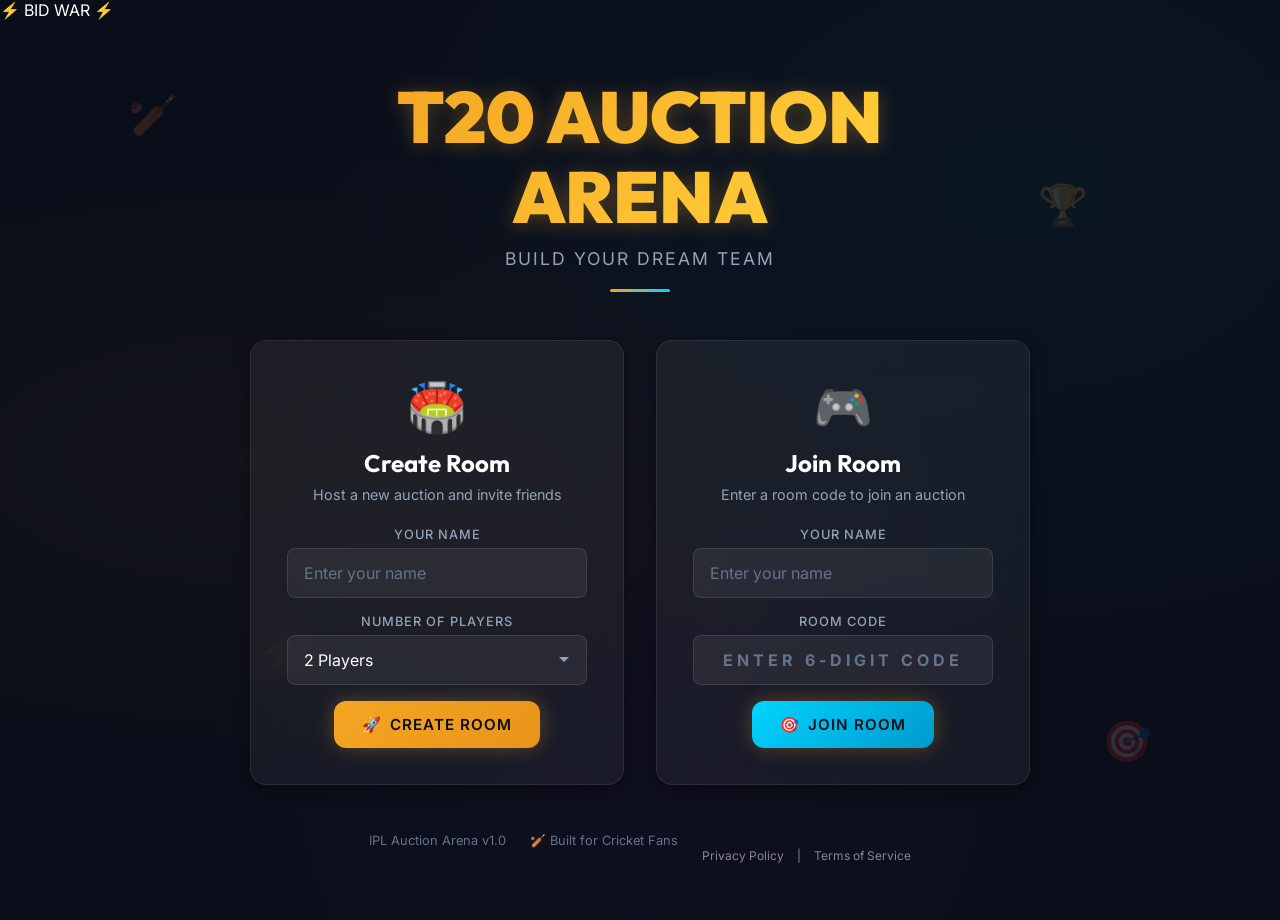
<file: static/index.html>
<!DOCTYPE html>
<html lang="en">
<head>
  <meta name="monetag" content="069ddfd8f34ad215d42e60758c6a1845">
  <meta charset="UTF-8" />
  <meta name="viewport" content="width=device-width, initial-scale=1.0" />
  <meta name="description" content="IPL Auction Arena — Build your dream cricket team with friends in real-time multiplayer auctions." />
  <title>IPL Auction Arena 🏏</title>
  <link rel="icon" href="data:image/svg+xml,<svg xmlns='http://www.w3.org/2000/svg' viewBox='0 0 100 100'><text y='.9em' font-size='90'>🏏</text></svg>" />
  <link rel="preconnect" href="https://fonts.googleapis.com" />
  <link rel="preconnect" href="https://fonts.gstatic.com" crossorigin />
  <link href="https://fonts.googleapis.com/css2?family=Inter:wght@300;400;500;600;700;800;900&family=Outfit:wght@400;600;700;800;900&display=swap" rel="stylesheet" />
  <link rel="stylesheet" href="css/styles.css" />
  <!-- Google AdSense -->
  <script async src="https://pagead2.googlesyndication.com/pagead/js/adsbygoogle.js?client=ca-pub-2266052317422662" crossorigin="anonymous"></script>

</head>
<body>
  <div class="bid-war-overlay"></div>
  <div class="bid-war-text">⚡ BID WAR ⚡</div>
  <!-- Toast Notifications -->
  <div id="toast-container"></div>

  <!-- ===== SCREEN 1: HOME ===== -->
  <div id="home-screen" class="screen active">
    <div class="home-bg-effects">
      <div class="floating-ball ball-1">🏏</div>
      <div class="floating-ball ball-2">🏆</div>
      <div class="floating-ball ball-3">⚡</div>
      <div class="floating-ball ball-4">🎯</div>
    </div>

    <div class="home-container">
      <div class="home-header">
        <h1 class="title-gradient">T20 AUCTION<br />ARENA</h1>
        <p class="subtitle">Build Your Dream Team</p>
        <div class="title-divider"></div>
      </div>

      <div class="home-cards">
        <!-- Create Room Card -->
        <div class="glass-card home-card">
          <div class="card-icon">🏟️</div>
          <h2>Create Room</h2>
          <p class="card-desc">Host a new auction and invite friends</p>
          <div class="form-group">
            <label for="host-name">Your Name</label>
            <input type="text" id="host-name" placeholder="Enter your name" maxlength="20" autocomplete="off" />
          </div>
          <div class="form-group">
            <label for="max-players">Number of Players</label>
            <select id="max-players">
              <option value="2">2 Players</option>
              <option value="3">3 Players</option>
              <option value="4">4 Players</option>
              <option value="5">5 Players</option>
              <option value="6">6 Players</option>
              <option value="7">7 Players</option>
              <option value="8">8 Players</option>
              <option value="9">9 Players</option>
              <option value="10">10 Players</option>
              <option value="11">11 Players</option>
              <option value="12">12 Players</option>
              <option value="13">13 Players</option>
              <option value="14">14 Players</option>
              <option value="15">15 Players</option>
              <option value="16">16 Players</option>
              <option value="17">17 Players</option>
              <option value="18">18 Players</option>
              <option value="19">19 Players</option>
              <option value="20">20 Players</option>

            </select>
          </div>
          <button id="btn-create-room" class="btn btn-primary btn-glow">
            <span>🚀</span> CREATE ROOM
          </button>
        </div>

        <!-- Join Room Card -->
        <div class="glass-card home-card">
          <div class="card-icon">🎮</div>
          <h2>Join Room</h2>
          <p class="card-desc">Enter a room code to join an auction</p>
          <div class="form-group">
            <label for="join-name">Your Name</label>
            <input type="text" id="join-name" placeholder="Enter your name" maxlength="20" autocomplete="off" />
          </div>
          <div class="form-group">
            <label for="room-code">Room Code</label>
            <input type="text" id="room-code" placeholder="Enter 6-digit code" maxlength="6" autocomplete="off" style="text-transform:uppercase; letter-spacing:4px; text-align:center; font-weight:700;" />
          </div>
          <button id="btn-join-room" class="btn btn-secondary btn-glow">
            <span>🎯</span> JOIN ROOM
          </button>
        </div>
      </div>

      <div class="home-footer">
        <span>IPL Auction Arena v1.0</span>
        <span>🏏 Built for Cricket Fans</span>
        <div style="margin-top: 15px; font-size: 0.75rem; color: rgba(255,255,255,0.5);">
          <a href="/privacy.html" style="color: inherit; text-decoration: none; margin-right: 10px;">Privacy Policy</a> |
          <a href="/terms.html" style="color: inherit; text-decoration: none; margin-left: 10px;">Terms of Service</a>
        </div>

      </div>
    </div>
  </div>

  <!-- ===== SCREEN 2: LOBBY ===== -->
  <div id="lobby-screen" class="screen hidden">
    <div class="lobby-container">
      <div class="lobby-header">
        <h1 class="title-gradient-sm">AUCTION LOBBY</h1>
        <p class="subtitle">Share the code below with your friends!</p>
      </div>

      <div class="room-code-display glass-card" id="lobby-room-code" title="Click to copy">
        <span class="room-code-label">ROOM CODE</span>
        <span class="room-code-value" id="display-code">------</span>
        <span class="copy-hint">📋 Click to copy</span>
      </div>

      <div class="game-rules-card glass-card" style="margin: 1.5rem 0; padding: 1.2rem; text-align: left; background: rgba(30, 41, 59, 0.7); border-left: 4px solid var(--primary-gold);">
        <h3 style="margin-top: 0; margin-bottom: 0.8rem; color: var(--primary-gold); font-size: 1rem; text-transform: uppercase; letter-spacing: 1px;">🏆 How to Win</h3>
        <ul style="padding-left: 1.2rem; margin-bottom: 0; font-size: 0.85rem; color: #cbd5e1; line-height: 1.5;">
          <li style="margin-bottom: 0.4rem;"><strong>Perfect 15:</strong> Exactly 5 Batsmen, 3 All-Rounders, 5 Bowlers, and 2 Wicket Keepers (Max 6 Overseas).</li>
          <li style="margin-bottom: 0.4rem;"><strong>Budget:</strong> You have 120 CR. Once you run out, you cannot bid!</li>
          <li style="margin-bottom: 0.4rem;"><strong>Stats Target:</strong> Maintain an Average Strike Rate <strong>>= 137.0</strong> and Economy <strong><= 7.70</strong> or face a huge penalty!</li>
          <li><strong>Victory Condition:</strong> The AI scores your team out of 10. To win, draft players with the <strong>most total runs</strong> and <strong>most total wickets</strong>!</li>
          <li style="margin-top: 0.4rem;"><strong>🕵️ Secret Mission:</strong> Draft your assigned Secret Target to avoid a penalty! If you FAIL to draft them, you lose <strong>-0.5</strong> points from your final score!</li>

        </ul>
      </div>

      <div class="lobby-players-section">
        <h3>Players in Room</h3>
        <div id="lobby-players" class="lobby-players-list">
          <!-- Populated by JS -->
        </div>
      </div>

      <div class="lobby-actions">
        <button id="btn-start-auction" class="btn btn-primary btn-glow btn-large hidden" disabled>
          ⚡ START AUCTION
        </button>
        <button id="btn-leave-room" class="btn btn-danger">
          🚪 Leave Room
        </button>
      </div>

      <div class="waiting-indicator">
        <div class="dot-pulse">
          <span></span><span></span><span></span>
        </div>
        <p>Waiting for players to join...</p>
      </div>
    </div>
  </div>

  <!-- ===== SCREEN 3: AUCTION ===== -->
  <div id="auction-screen" class="screen hidden">
    <!-- Top Bar -->
    <div class="auction-topbar">
      <div class="topbar-left">
        <span class="topbar-room-code" id="auction-room-code">------</span>
        <span class="topbar-player-index" id="player-index">Player 0/0</span>
      </div>

      <div class="topbar-progress">
        <div class="progress-bar">
          <div class="progress-fill" id="auction-progress"></div>
        </div>
      </div>
      <div class="topbar-right" style="margin-left: 20px;">
        <button id="btn-destroy-game" onclick="handleDestroyRoom()" class="btn btn-danger hidden" style="font-size: 0.8rem; padding: 0.4rem 0.8rem; background: var(--danger-red);">EXIT</button>
      </div>
    </div>

    <div class="auction-main">
      <!-- Center Stage -->
      <div class="auction-center">
        <!-- Player Card -->
        <div class="player-card glass-card">
          <div class="player-card-header">
            <span class="role-badge" id="player-role-badge">Batsman</span>
            <span class="nat-flag" id="player-nat-flag">🇮🇳</span>
          </div>
          <h2 class="player-card-name" id="player-name">Waiting...</h2>
          <span class="player-card-team" id="player-team">---</span>

          <!-- Stats Grid -->
          <div class="stats-grid">
            <div class="stat-item">
              <span class="stat-label">MAT</span>
              <span class="stat-value" id="stat-mat">-</span>
            </div>
            <div class="stat-item">
              <span class="stat-label">RUNS</span>
              <span class="stat-value" id="stat-runs">-</span>
            </div>
            <div class="stat-item">
              <span class="stat-label">WKTS</span>
              <span class="stat-value" id="stat-wkts">-</span>
            </div>
            <div class="stat-item">
              <span class="stat-label">SR</span>
              <span class="stat-value" id="stat-sr">-</span>
            </div>
            <div class="stat-item">
              <span class="stat-label">AVG</span>
              <span class="stat-value" id="stat-avg">-</span>
            </div>
            <div class="stat-item">
              <span class="stat-label">ECO</span>
              <span class="stat-value" id="stat-eco">-</span>
            </div>
          </div>

          <!-- Base Price -->
          <div class="base-price-row">
            <span class="bp-label">Base Price</span>
            <span class="bp-value" id="player-base-price">₹0.50 CR</span>
          </div>
          
          <!-- Timer Display -->
          <div id="bidding-timer-container" style="text-align: center; font-size: 2rem; font-weight: bold; color: #ffeb3b; margin: 10px 0; text-shadow: 0 0 10px rgba(255, 235, 59, 0.5);">
            ⏱ <span id="bidding-timer">15</span>s
          </div>

          <div class="current-bid-info">
            <div class="bid-label">Current Bid</div>
            <div class="bid-amount" id="current-bid-amount">₹0.5 CR</div>
            <div class="bidder-name" id="current-bidder-name">Waiting for bids...</div>
          </div>
        </div>

        <!-- Bid Controls -->
        <div class="bid-controls">
          <div class="quick-bids">
            <button class="btn btn-quick-bid" data-amount="0.25">+₹0.25</button>
            <button class="btn btn-quick-bid" data-amount="0.5">+₹0.50</button>
            <button class="btn btn-quick-bid" data-amount="1">+₹1.00</button>
            <button class="btn btn-quick-bid" data-amount="2">+₹2.00</button>
            <button class="btn btn-quick-bid" data-amount="5">+₹5.00</button>
          </div>
          <div class="bid-actions">
            <input type="number" id="custom-bid-input" class="custom-bid-input" placeholder="Custom bid (CR)" step="0.25" min="0.25" />
            <button id="btn-place-bid" class="btn btn-primary btn-glow btn-bid">
              🔨 PLACE BID
            </button>
          </div>
          <div class="host-controls" id="host-controls" style="display: none; margin-top: 1rem; display: flex; flex-wrap: wrap; gap: 0.5rem; width: 100%;">
            <button id="btn-skip-bid" class="btn btn-secondary" style="flex: 1;">SKIP ⏭</button>
            <button id="btn-sell-player" class="btn btn-primary" style="flex: 1; background: var(--success-green); color: white;">SELL 🔨</button>
            <div style="flex-basis: 100%; display: flex; gap: 0.5rem; margin-top: 0.5rem;">
              <input type="text" id="host-search-player" placeholder="Search next player..." style="flex: 2; padding: 0.5rem; border-radius: 4px; border: 1px solid rgba(255,255,255,0.2); background: rgba(0,0,0,0.5); color: white;" />
              <button id="btn-jump-player" class="btn btn-secondary" style="flex: 1; font-size: 0.8rem;">JUMP ⚡</button>
            </div>


          </div>
        </div>

        <!-- Sold / Unsold Overlays -->
        <div id="sold-overlay" class="overlay-sold hidden">
          <div class="overlay-content">
            <div class="sold-stamp">SOLD! 🔨</div>
            <div class="sold-details">
              <span>To: <strong id="sold-to">---</strong></span>
              <span>For: <strong id="sold-price">₹0 CR</strong></span>
            </div>
          </div>
        </div>
        <div id="unsold-overlay" class="overlay-unsold hidden">
          <div class="overlay-content">
            <div class="unsold-stamp">UNSOLD ❌</div>
          </div>
        </div>
      </div>

      <!-- Side Panel -->
      <div class="auction-sidebar">
        <div class="sidebar-section glass-card">
          <h3>💰 Your Budget</h3>
          <div class="budget-display" id="my-budget-amount">₹120.00 CR</div>
          <div class="team-stats-row">
            <span>Slots: <strong><span id="slots-filled">0</span>/15</strong></span>
            <span>Overseas: <strong><span id="overseas-filled">0</span>/6</strong></span>
          </div>
          <div class="team-stats-row" style="margin-top: 5px;">
            <span>Avg SR: <strong><span id="team-sr-display">0.0</span></strong></span>
            <span>Avg Econ: <strong><span id="team-econ-display">0.0</span></strong></span>
          </div>
          <div id="secret-mission-card" style="margin-top: 15px; padding: 10px; background: rgba(0, 212, 255, 0.1); border-left: 3px solid #00d4ff; border-radius: 4px; display: none;">
            <div style="font-size: 0.75rem; color: #00d4ff; font-weight: bold; text-transform: uppercase;">Your Franchise</div>
            <div id="my-franchise-name" style="font-size: 1rem; font-weight: bold; margin-bottom: 8px; color: white;">CSK</div>
            <div style="font-size: 0.75rem; color: #ffab40; font-weight: bold; text-transform: uppercase;">🎯 Secret Target</div>
            <div id="my-secret-captain" style="font-size: 0.9rem; font-weight: bold; color: white;">MS Dhoni</div>
          </div>
        </div>

        <div class="sidebar-section glass-card roster-section">
          <h3>📋 Your Team</h3>
          <div id="my-roster" class="roster-list">
            <div class="empty-roster-msg">No players bought yet.</div>
          </div>
        </div>

        <div class="sidebar-section glass-card">
          <h3>👥 All Budgets</h3>
          <div id="all-budgets-list" class="all-budgets">
            <!-- Populated by JS -->
          </div>
        </div>

        <div class="sidebar-section glass-card">
          <h3>📜 Activity Log</h3>
          <div id="activity-log" class="activity-log">
            <!-- Populated by JS -->
          </div>
        </div>
      </div>

    <!-- ADSSENSE SEO CONTENT WRAPPER -->
    <div class="seo-content-wrapper">
      
      <div style="text-align: center; margin-bottom: 30px;">
        <a href="/guide.html" style="display: inline-block; padding: 10px 20px; background: rgba(56, 189, 248, 0.2); color: #38bdf8; text-decoration: none; border-radius: 8px; font-weight: bold; margin: 0 10px; border: 1px solid #38bdf8;">📖 Read Strategy Guide</a>
        <a href="/stats.html" style="display: inline-block; padding: 10px 20px; background: rgba(250, 204, 21, 0.2); color: #facc15; text-decoration: none; border-radius: 8px; font-weight: bold; margin: 0 10px; border: 1px solid #facc15;">📊 View AI Analytics</a>
      </div>

      <h2>Welcome to the Ultimate T20 Cricket Auction Simulator</h2>
      <p>Are you ready to experience the thrill of building your own professional T20 franchise from scratch? The <strong>T20 Cricket Auction Simulator</strong> is a real-time, multiplayer bidding game that puts you in the shoes of a billionaire franchise owner. Compete against your friends, manage a strict budget, and outsmart your rivals in the most realistic cricket auction experience on the web.</p>
      
      <p>Unlike traditional fantasy cricket, this simulator requires real-time strategy. You must balance your squad's raw batting firepower, economic bowling spells, and overseas player limits while battling through intense bidding wars. Every player has a dynamic base price, and the final hammer price is determined purely by supply, demand, and room psychology.</p>

      <h2>How to Play and Win</h2>
      <p>Building a champion team is not just about buying the most expensive superstars. To achieve a perfect AI rating of 10.0, you must adhere to strict team composition rules and performance metrics:</p>
      <ul>
        <li><strong>Perfect 15-Man Squad:</strong> You must carefully draft exactly 5 Batsmen, 3 All-Rounders, 5 Bowlers, and 2 Wicket Keepers. Failure to meet these exact structural requirements will result in massive point deductions.</li>
        <li><strong>Overseas Limit:</strong> A maximum of 6 overseas players are allowed. Drafting a 7th overseas player will trigger an instant mathematical penalty on your final score.</li>
        <li><strong>Aggressive Strike Rates:</strong> T20 cricket is fast-paced. Your team's combined average Strike Rate must remain <strong>above 137.0</strong>. If your drafted batsmen are too slow, your overall score will be severely punished.</li>
        <li><strong>Economical Bowling:</strong> Your bowling attack must be tight. The combined average Economy Rate of your bowlers must stay <strong>below 7.70</strong>.</li>
      </ul>

      <h2>Advanced Bidding Strategies</h2>
      <p>Because you only have a limited budget of ₹120.00 CR, you cannot afford every superstar. Here are some advanced tactics used by the best auction strategists:</p>
      <h3>1. The Base Price Snipe</h3>
      <p>Patience is key. While your opponents waste millions on high-profile names early in the draft, you can wait for hidden gems. Buying underrated domestic talent at their exact base price (0.5 CR) allows you to save your budget for critical bidding wars later in the game.</p>
      
      <h3>2. The Bidding War Trap</h3>
      <p>Sometimes, the best strategy is to purposefully bid on a player you don't even want. By artificially inflating a player's price, you force your rivals to drain their bank accounts. Just be careful not to hold the final bid when the timer hits zero, or you'll be stuck paying for them!</p>

      <h3>3. Managing the Panic Timer</h3>
      <p>Our game features a high-stress countdown system. When the clock drops below 5 seconds, the screen will flash and a heartbeat monitor will play. Do not let the pressure force you into a bad purchase. Stick to your cheat sheet and let others panic.</p>

      <h2>Why Play the T20 Auction Simulator?</h2>
      <p>Whether you are a die-hard cricket analyst or just looking for a fun multiplayer game to play with friends on Discord, this simulator offers endless replayability. The AI Predictor at the end of the match mathematically breaks down every team's roster, completely eliminating arguments about who drafted the best squad. The numbers don't lie!</p>

      <div class="seo-footer">
        <a href="/privacy.html">Privacy Policy</a> | 
        <a href="/terms.html">Terms of Service</a> | 
        <a href="/contact.html">Contact Us</a> | 
        <a href="/about.html">About Us</a>
        <br><br>
        <p>&copy; 2026 T20 Auction Simulator. Not affiliated with any official cricket boards.</p>
      </div>
    </div>

    </div>
  </div>

  <!-- ===== SCREEN 4: RESULTS ===== -->
  <div id="results-screen" class="screen hidden">
    <div class="confetti-container" id="confetti-container"></div>
    <div class="results-container">
      <h1 class="title-gradient results-title">🏆 AUCTION COMPLETE!</h1>
      <p class="results-subtitle">Here are the final standings</p>

      <div id="podium-container" class="podium-container">
        <!-- Populated by JS -->
      </div>

      <div class="results-actions">
        <button id="btn-play-again" class="btn btn-primary btn-glow btn-large">
          🔄 PLAY AGAIN
        </button>
        <button id="btn-share-results" class="btn btn-secondary">
          📤 SHARE RESULTS
        </button>
      </div>
    </div>
  </div>

  <script src="js/app.js?v=23"></script>

  <!-- Monetag Ad Zone -->
  <script>(function(s){s.dataset.zone='11755018',s.src='https://nap5k.com/tag.min.js'})([document.documentElement, document.body].filter(Boolean).pop().appendChild(document.createElement('script')))</script>

</body>
</html>
</file>
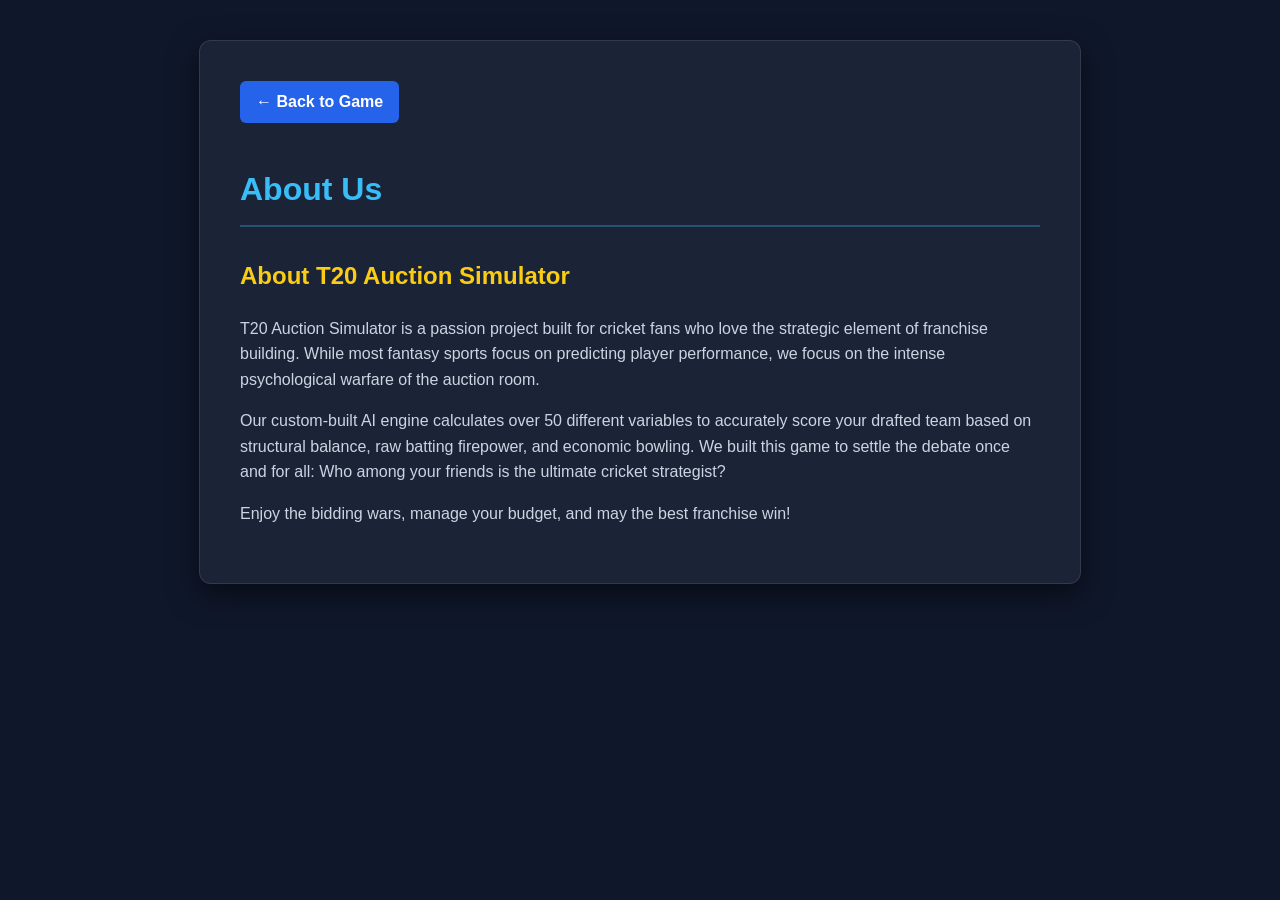
<file: static/about.html>
<!DOCTYPE html>
<html lang="en">
<head>
  <meta name="monetag" content="069ddfd8f34ad215d42e60758c6a1845">
    <meta charset="UTF-8">
    <meta name="viewport" content="width=device-width, initial-scale=1.0">
    <title>About Us - T20 Auction Simulator</title>
    <style>
        body {
            background-color: #0f172a;
            color: #cbd5e1;
            font-family: -apple-system, BlinkMacSystemFont, "Segoe UI", Roboto, Helvetica, Arial, sans-serif;
            line-height: 1.6;
            margin: 0;
            padding: 40px 20px;
        }
        .container {
            max-width: 800px;
            margin: 0 auto;
            background: rgba(30, 41, 59, 0.8);
            padding: 40px;
            border-radius: 12px;
            box-shadow: 0 10px 30px rgba(0,0,0,0.5);
            border: 1px solid rgba(255, 255, 255, 0.1);
        }
        h1 {
            color: #38bdf8;
            border-bottom: 2px solid rgba(56, 189, 248, 0.3);
            padding-bottom: 10px;
        }
        h2 {
            color: #facc15;
            margin-top: 30px;
        }
        a {
            color: #38bdf8;
            text-decoration: none;
        }
        a:hover {
            text-decoration: underline;
        }
        .back-btn {
            display: inline-block;
            margin-bottom: 20px;
            padding: 8px 16px;
            background: #2563eb;
            color: white;
            border-radius: 6px;
            font-weight: bold;
        }
        .back-btn:hover { background: #1d4ed8; text-decoration: none; }
    </style>
</head>
<body>
    <div class="container">
        <a href="/" class="back-btn">← Back to Game</a>
        <h1>About Us</h1>
        <div class="content">
            
<h2>About T20 Auction Simulator</h2>
<p>T20 Auction Simulator is a passion project built for cricket fans who love the strategic element of franchise building. While most fantasy sports focus on predicting player performance, we focus on the intense psychological warfare of the auction room.</p>
<p>Our custom-built AI engine calculates over 50 different variables to accurately score your drafted team based on structural balance, raw batting firepower, and economic bowling. We built this game to settle the debate once and for all: Who among your friends is the ultimate cricket strategist?</p>
<p>Enjoy the bidding wars, manage your budget, and may the best franchise win!</p>

        </div>
    </div>
</body>
</html>
</file>
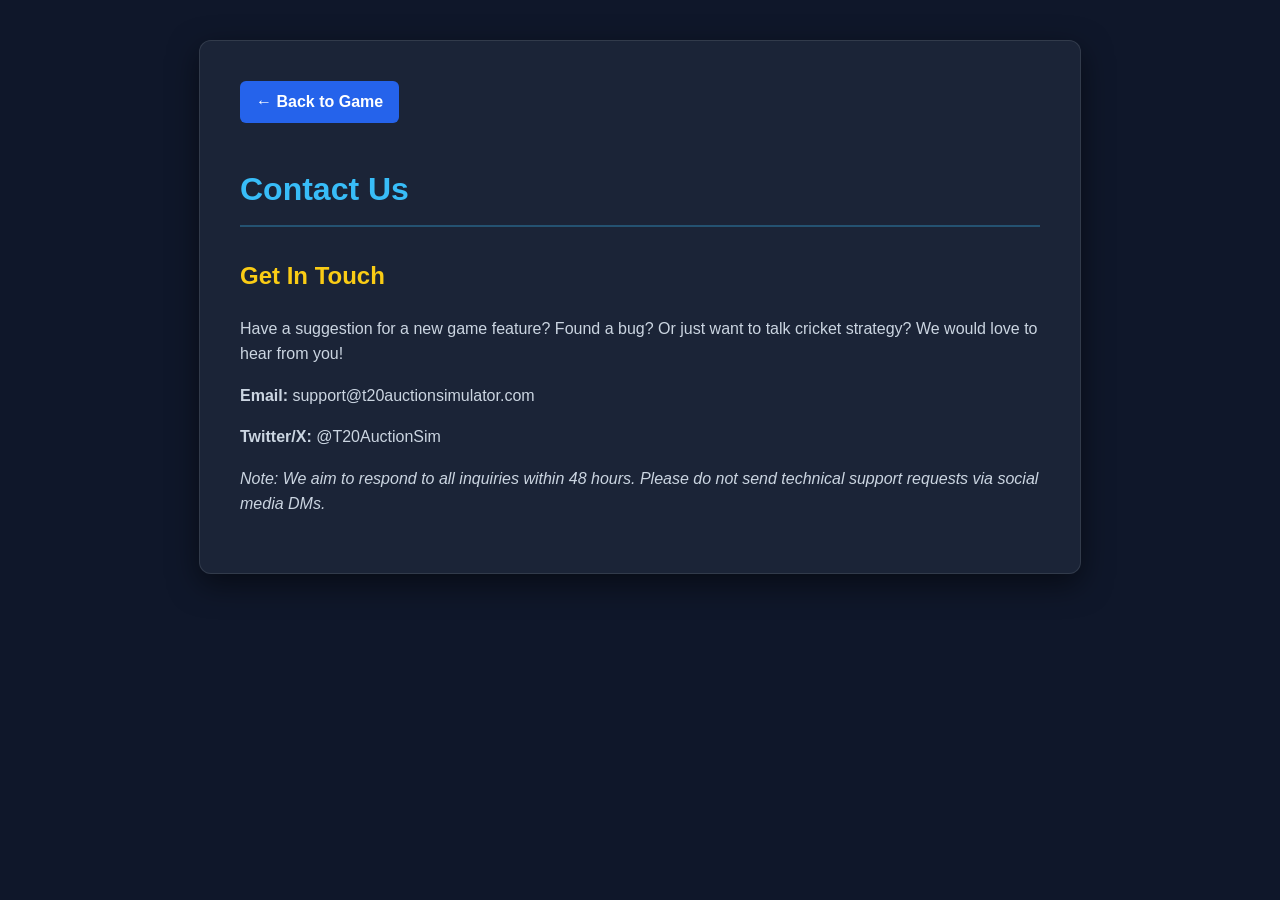
<file: static/contact.html>
<!DOCTYPE html>
<html lang="en">
<head>
  <meta name="monetag" content="069ddfd8f34ad215d42e60758c6a1845">
    <meta charset="UTF-8">
    <meta name="viewport" content="width=device-width, initial-scale=1.0">
    <title>Contact Us - T20 Auction Simulator</title>
    <style>
        body {
            background-color: #0f172a;
            color: #cbd5e1;
            font-family: -apple-system, BlinkMacSystemFont, "Segoe UI", Roboto, Helvetica, Arial, sans-serif;
            line-height: 1.6;
            margin: 0;
            padding: 40px 20px;
        }
        .container {
            max-width: 800px;
            margin: 0 auto;
            background: rgba(30, 41, 59, 0.8);
            padding: 40px;
            border-radius: 12px;
            box-shadow: 0 10px 30px rgba(0,0,0,0.5);
            border: 1px solid rgba(255, 255, 255, 0.1);
        }
        h1 {
            color: #38bdf8;
            border-bottom: 2px solid rgba(56, 189, 248, 0.3);
            padding-bottom: 10px;
        }
        h2 {
            color: #facc15;
            margin-top: 30px;
        }
        a {
            color: #38bdf8;
            text-decoration: none;
        }
        a:hover {
            text-decoration: underline;
        }
        .back-btn {
            display: inline-block;
            margin-bottom: 20px;
            padding: 8px 16px;
            background: #2563eb;
            color: white;
            border-radius: 6px;
            font-weight: bold;
        }
        .back-btn:hover { background: #1d4ed8; text-decoration: none; }
    </style>
</head>
<body>
    <div class="container">
        <a href="/" class="back-btn">← Back to Game</a>
        <h1>Contact Us</h1>
        <div class="content">
            
<h2>Get In Touch</h2>
<p>Have a suggestion for a new game feature? Found a bug? Or just want to talk cricket strategy? We would love to hear from you!</p>
<p><strong>Email:</strong> support@t20auctionsimulator.com</p>
<p><strong>Twitter/X:</strong> @T20AuctionSim</p>
<p><em>Note: We aim to respond to all inquiries within 48 hours. Please do not send technical support requests via social media DMs.</em></p>

        </div>
    </div>
</body>
</html>
</file>
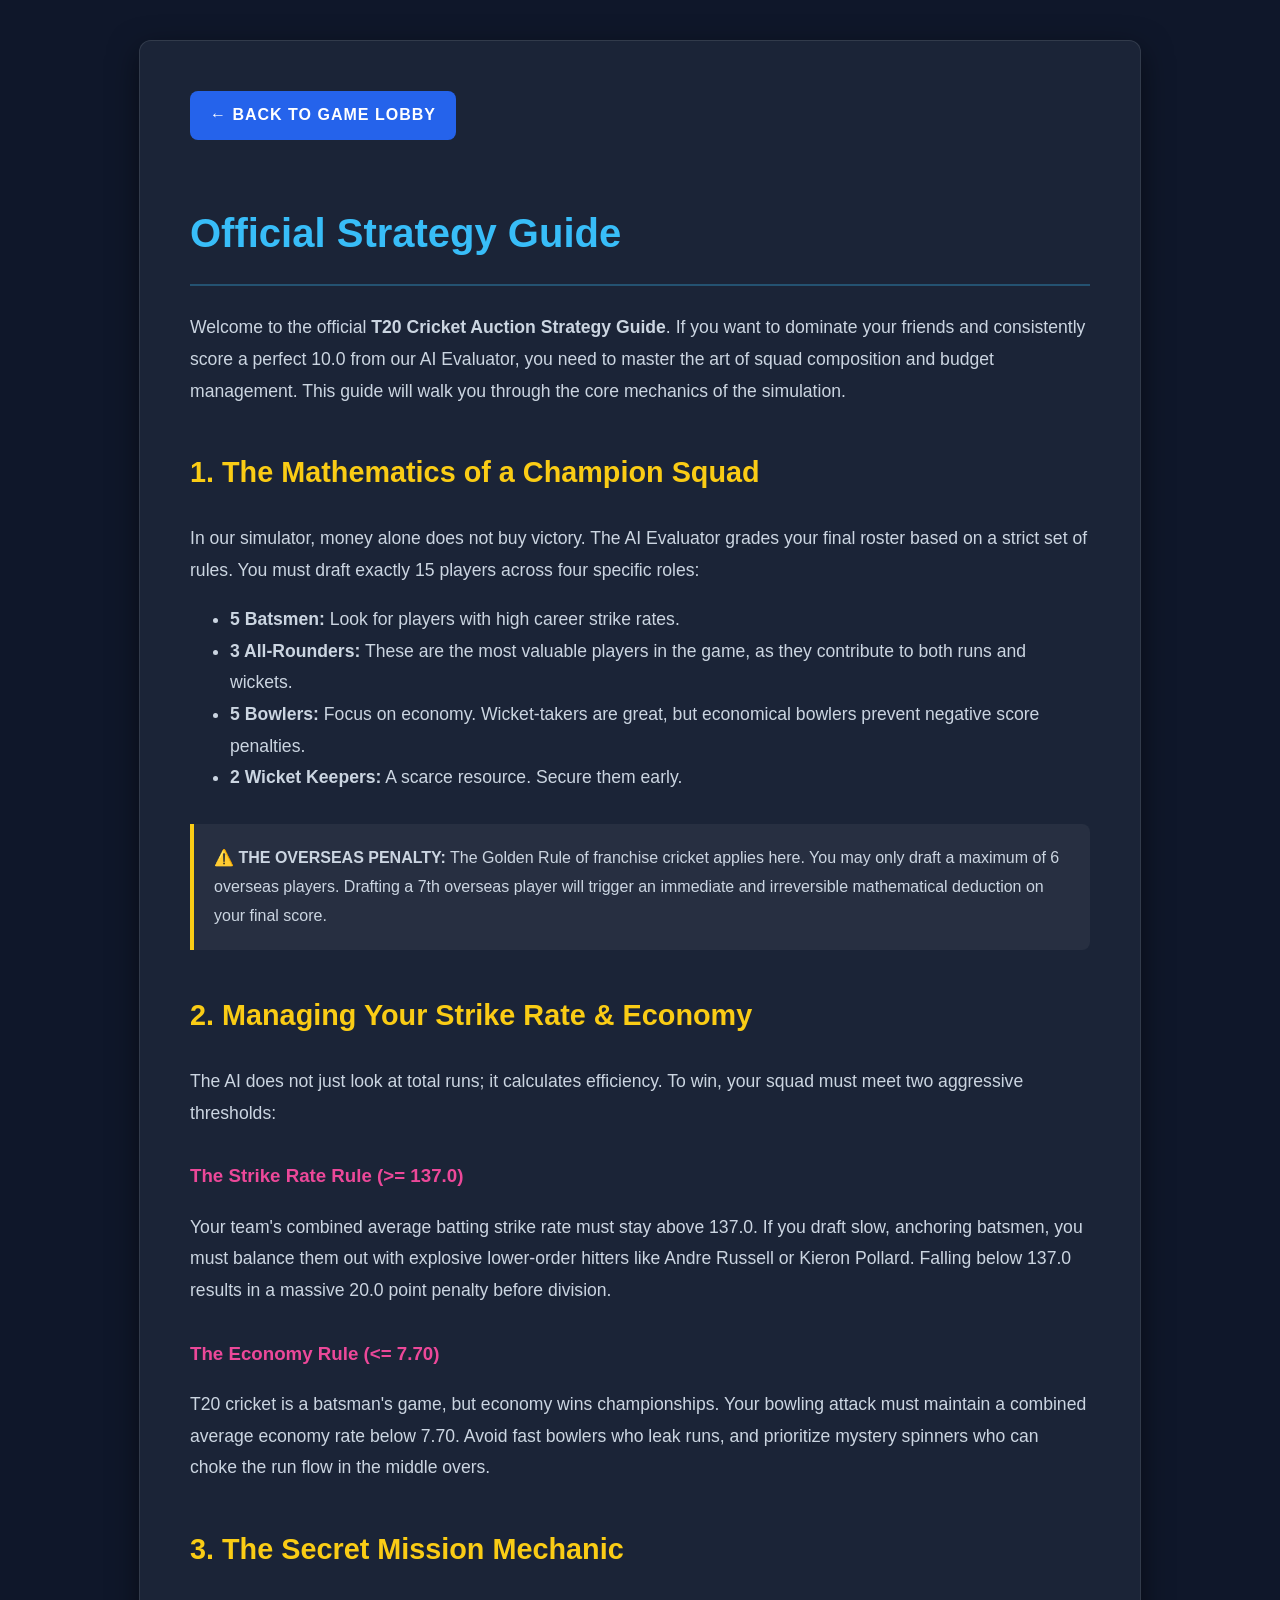
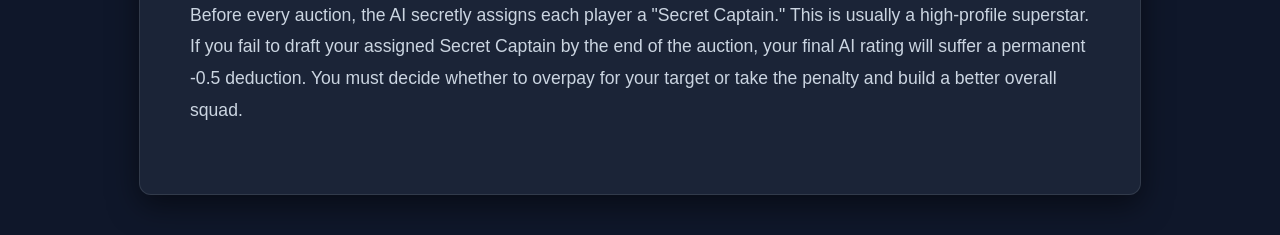
<file: static/guide.html>
<!DOCTYPE html>
<html lang="en">
<head>
  <meta name="monetag" content="069ddfd8f34ad215d42e60758c6a1845">
    <meta charset="UTF-8">
    <meta name="viewport" content="width=device-width, initial-scale=1.0">
    <title>Official Strategy Guide - T20 Auction Simulator</title>
    <style>
        body {
            background-color: #0f172a;
            color: #cbd5e1;
            font-family: -apple-system, BlinkMacSystemFont, "Segoe UI", Roboto, Helvetica, Arial, sans-serif;
            line-height: 1.8;
            margin: 0;
            padding: 40px 20px;
        }
        .container {
            max-width: 900px;
            margin: 0 auto;
            background: rgba(30, 41, 59, 0.8);
            padding: 50px;
            border-radius: 12px;
            box-shadow: 0 10px 30px rgba(0,0,0,0.5);
            border: 1px solid rgba(255, 255, 255, 0.1);
        }
        h1 {
            color: #38bdf8;
            font-size: 2.5rem;
            border-bottom: 2px solid rgba(56, 189, 248, 0.3);
            padding-bottom: 15px;
        }
        h2 {
            color: #facc15;
            margin-top: 40px;
            font-size: 1.8rem;
        }
        h3 {
            color: #ec4899;
            margin-top: 30px;
        }
        p, li {
            font-size: 1.1rem;
        }
        a {
            color: #38bdf8;
            text-decoration: none;
        }
        a:hover {
            text-decoration: underline;
        }
        .back-btn {
            display: inline-block;
            margin-bottom: 30px;
            padding: 10px 20px;
            background: #2563eb;
            color: white;
            border-radius: 8px;
            font-weight: bold;
            text-transform: uppercase;
            letter-spacing: 1px;
        }
        .back-btn:hover { background: #1d4ed8; text-decoration: none; }
        .highlight-box {
            background: rgba(255, 255, 255, 0.05);
            border-left: 4px solid #facc15;
            padding: 20px;
            margin: 30px 0;
            border-radius: 0 8px 8px 0;
        }
    </style>
</head>
<body>
    <div class="container">
        <a href="/" class="back-btn">← Back to Game Lobby</a>
        <h1>Official Strategy Guide</h1>
        <div class="content">
            
<p>Welcome to the official <strong>T20 Cricket Auction Strategy Guide</strong>. If you want to dominate your friends and consistently score a perfect 10.0 from our AI Evaluator, you need to master the art of squad composition and budget management. This guide will walk you through the core mechanics of the simulation.</p>

<h2>1. The Mathematics of a Champion Squad</h2>
<p>In our simulator, money alone does not buy victory. The AI Evaluator grades your final roster based on a strict set of rules. You must draft exactly 15 players across four specific roles:</p>
<ul>
    <li><strong>5 Batsmen:</strong> Look for players with high career strike rates.</li>
    <li><strong>3 All-Rounders:</strong> These are the most valuable players in the game, as they contribute to both runs and wickets.</li>
    <li><strong>5 Bowlers:</strong> Focus on economy. Wicket-takers are great, but economical bowlers prevent negative score penalties.</li>
    <li><strong>2 Wicket Keepers:</strong> A scarce resource. Secure them early.</li>
</ul>

<div class="highlight-box">
    <strong>⚠️ THE OVERSEAS PENALTY:</strong> The Golden Rule of franchise cricket applies here. You may only draft a maximum of 6 overseas players. Drafting a 7th overseas player will trigger an immediate and irreversible mathematical deduction on your final score.
</div>

<h2>2. Managing Your Strike Rate & Economy</h2>
<p>The AI does not just look at total runs; it calculates efficiency. To win, your squad must meet two aggressive thresholds:</p>
<h3>The Strike Rate Rule (>= 137.0)</h3>
<p>Your team's combined average batting strike rate must stay above 137.0. If you draft slow, anchoring batsmen, you must balance them out with explosive lower-order hitters like Andre Russell or Kieron Pollard. Falling below 137.0 results in a massive 20.0 point penalty before division.</p>

<h3>The Economy Rule (<= 7.70)</h3>
<p>T20 cricket is a batsman's game, but economy wins championships. Your bowling attack must maintain a combined average economy rate below 7.70. Avoid fast bowlers who leak runs, and prioritize mystery spinners who can choke the run flow in the middle overs.</p>

<h2>3. The Secret Mission Mechanic</h2>
<p>Before every auction, the AI secretly assigns each player a "Secret Captain." This is usually a high-profile superstar. If you fail to draft your assigned Secret Captain by the end of the auction, your final AI rating will suffer a permanent -0.5 deduction. You must decide whether to overpay for your target or take the penalty and build a better overall squad.</p>

        </div>
    </div>
</body>
</html>
</file>
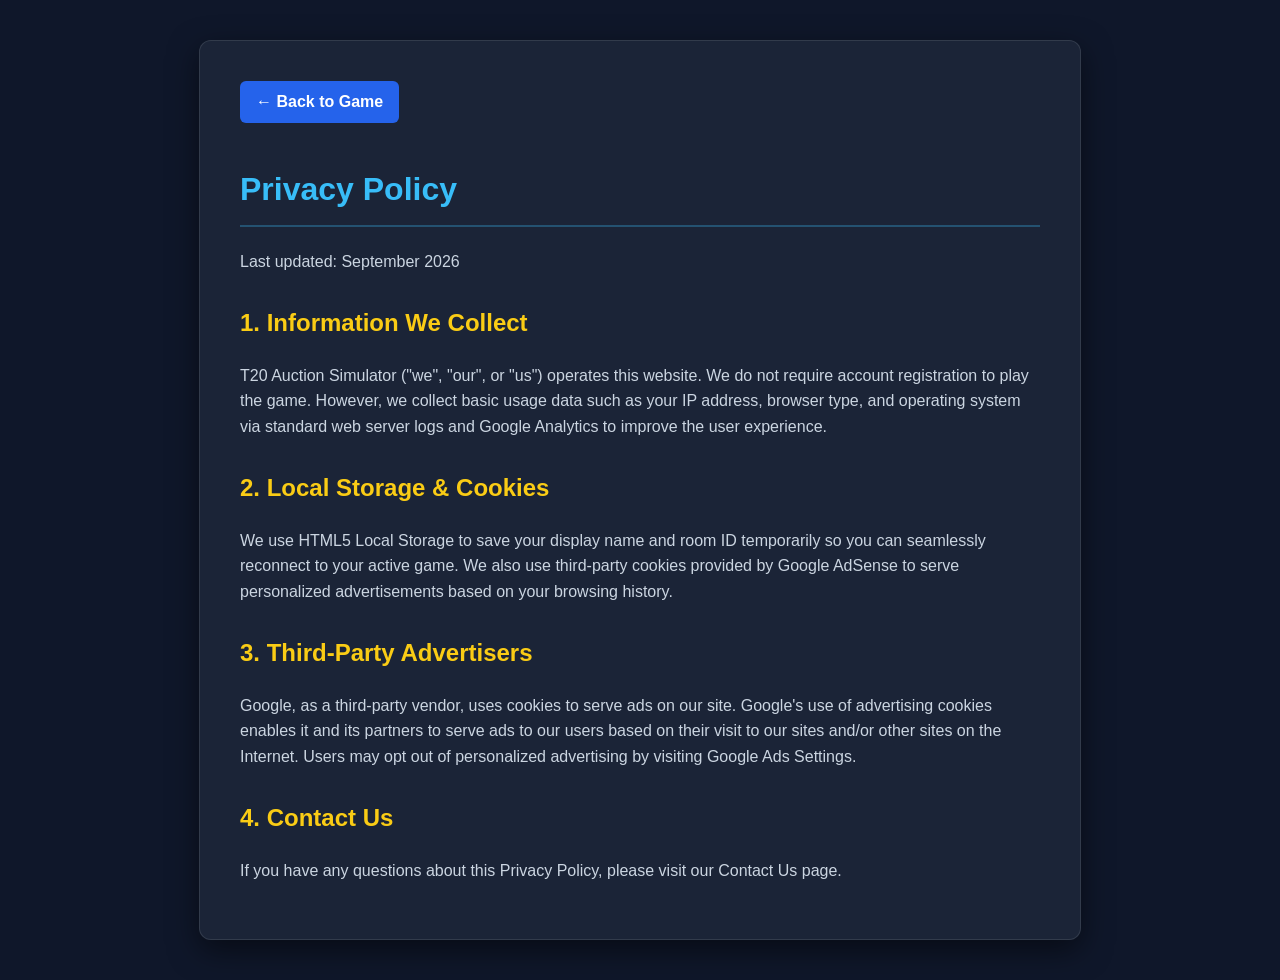
<file: static/privacy.html>
<!DOCTYPE html>
<html lang="en">
<head>
  <meta name="monetag" content="069ddfd8f34ad215d42e60758c6a1845">
    <meta charset="UTF-8">
    <meta name="viewport" content="width=device-width, initial-scale=1.0">
    <title>Privacy Policy - T20 Auction Simulator</title>
    <style>
        body {
            background-color: #0f172a;
            color: #cbd5e1;
            font-family: -apple-system, BlinkMacSystemFont, "Segoe UI", Roboto, Helvetica, Arial, sans-serif;
            line-height: 1.6;
            margin: 0;
            padding: 40px 20px;
        }
        .container {
            max-width: 800px;
            margin: 0 auto;
            background: rgba(30, 41, 59, 0.8);
            padding: 40px;
            border-radius: 12px;
            box-shadow: 0 10px 30px rgba(0,0,0,0.5);
            border: 1px solid rgba(255, 255, 255, 0.1);
        }
        h1 {
            color: #38bdf8;
            border-bottom: 2px solid rgba(56, 189, 248, 0.3);
            padding-bottom: 10px;
        }
        h2 {
            color: #facc15;
            margin-top: 30px;
        }
        a {
            color: #38bdf8;
            text-decoration: none;
        }
        a:hover {
            text-decoration: underline;
        }
        .back-btn {
            display: inline-block;
            margin-bottom: 20px;
            padding: 8px 16px;
            background: #2563eb;
            color: white;
            border-radius: 6px;
            font-weight: bold;
        }
        .back-btn:hover { background: #1d4ed8; text-decoration: none; }
    </style>
</head>
<body>
    <div class="container">
        <a href="/" class="back-btn">← Back to Game</a>
        <h1>Privacy Policy</h1>
        <div class="content">
            
<p>Last updated: September 2026</p>
<h2>1. Information We Collect</h2>
<p>T20 Auction Simulator ("we", "our", or "us") operates this website. We do not require account registration to play the game. However, we collect basic usage data such as your IP address, browser type, and operating system via standard web server logs and Google Analytics to improve the user experience.</p>
<h2>2. Local Storage & Cookies</h2>
<p>We use HTML5 Local Storage to save your display name and room ID temporarily so you can seamlessly reconnect to your active game. We also use third-party cookies provided by Google AdSense to serve personalized advertisements based on your browsing history.</p>
<h2>3. Third-Party Advertisers</h2>
<p>Google, as a third-party vendor, uses cookies to serve ads on our site. Google's use of advertising cookies enables it and its partners to serve ads to our users based on their visit to our sites and/or other sites on the Internet. Users may opt out of personalized advertising by visiting Google Ads Settings.</p>
<h2>4. Contact Us</h2>
<p>If you have any questions about this Privacy Policy, please visit our Contact Us page.</p>

        </div>
    </div>
</body>
</html>
</file>
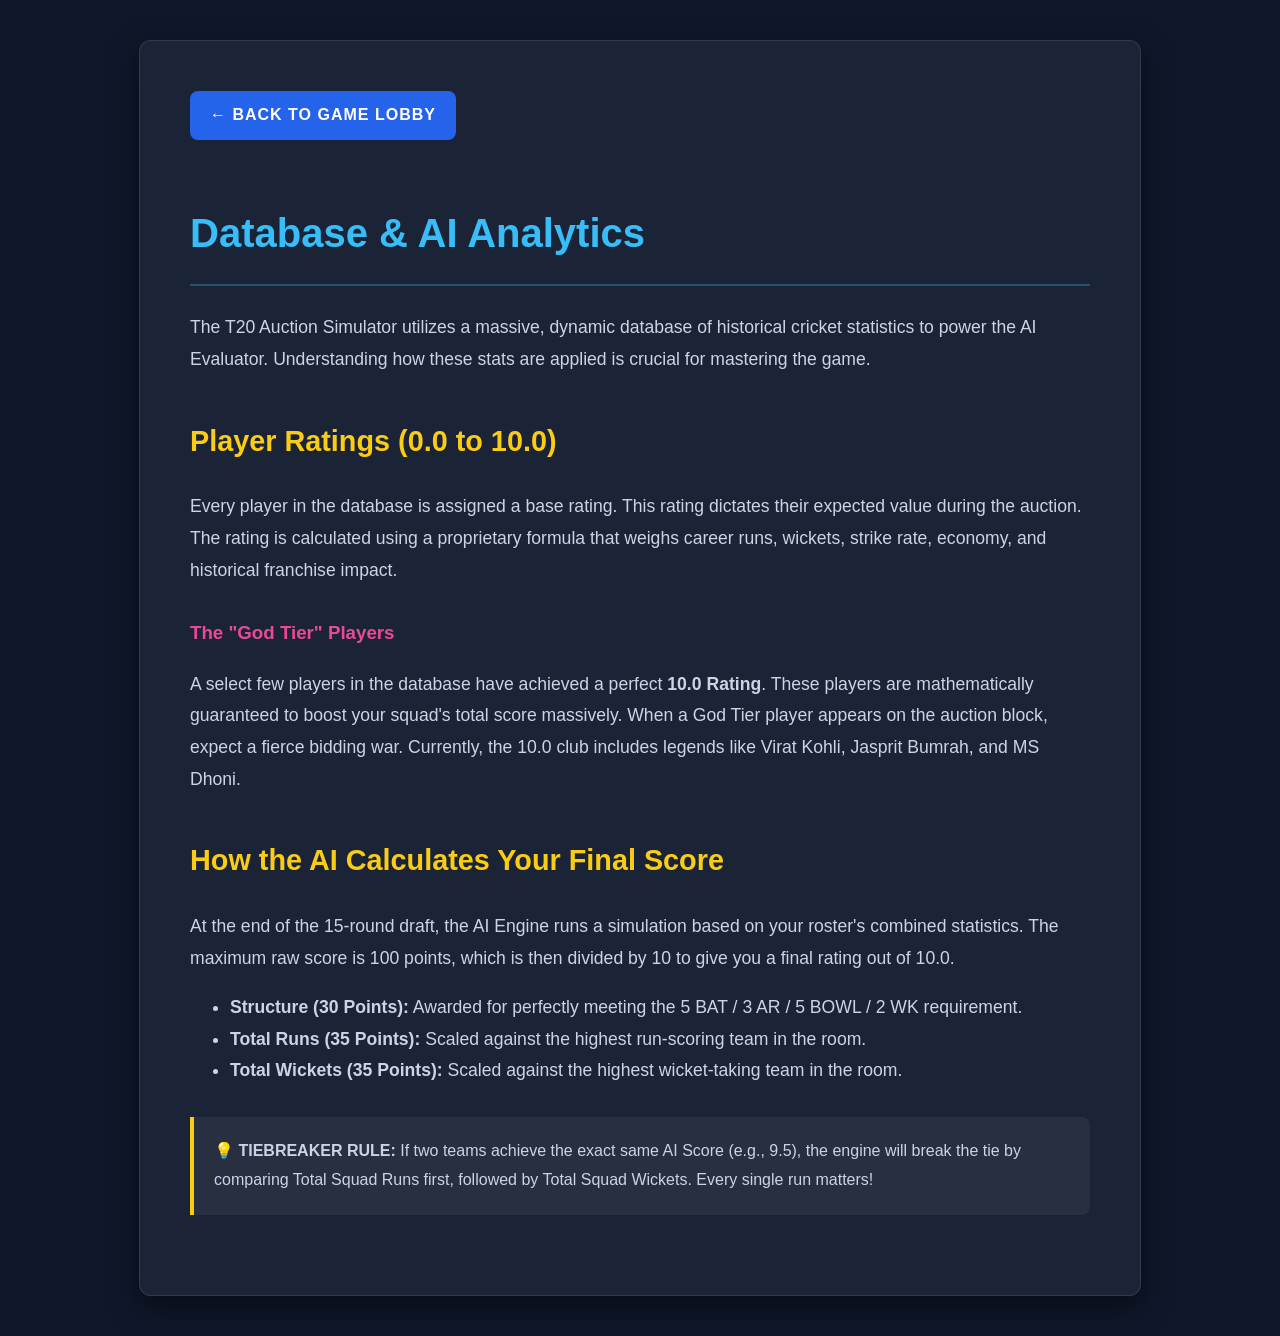
<file: static/stats.html>
<!DOCTYPE html>
<html lang="en">
<head>
  <meta name="monetag" content="069ddfd8f34ad215d42e60758c6a1845">
    <meta charset="UTF-8">
    <meta name="viewport" content="width=device-width, initial-scale=1.0">
    <title>Database & AI Analytics - T20 Auction Simulator</title>
    <style>
        body {
            background-color: #0f172a;
            color: #cbd5e1;
            font-family: -apple-system, BlinkMacSystemFont, "Segoe UI", Roboto, Helvetica, Arial, sans-serif;
            line-height: 1.8;
            margin: 0;
            padding: 40px 20px;
        }
        .container {
            max-width: 900px;
            margin: 0 auto;
            background: rgba(30, 41, 59, 0.8);
            padding: 50px;
            border-radius: 12px;
            box-shadow: 0 10px 30px rgba(0,0,0,0.5);
            border: 1px solid rgba(255, 255, 255, 0.1);
        }
        h1 {
            color: #38bdf8;
            font-size: 2.5rem;
            border-bottom: 2px solid rgba(56, 189, 248, 0.3);
            padding-bottom: 15px;
        }
        h2 {
            color: #facc15;
            margin-top: 40px;
            font-size: 1.8rem;
        }
        h3 {
            color: #ec4899;
            margin-top: 30px;
        }
        p, li {
            font-size: 1.1rem;
        }
        a {
            color: #38bdf8;
            text-decoration: none;
        }
        a:hover {
            text-decoration: underline;
        }
        .back-btn {
            display: inline-block;
            margin-bottom: 30px;
            padding: 10px 20px;
            background: #2563eb;
            color: white;
            border-radius: 8px;
            font-weight: bold;
            text-transform: uppercase;
            letter-spacing: 1px;
        }
        .back-btn:hover { background: #1d4ed8; text-decoration: none; }
        .highlight-box {
            background: rgba(255, 255, 255, 0.05);
            border-left: 4px solid #facc15;
            padding: 20px;
            margin: 30px 0;
            border-radius: 0 8px 8px 0;
        }
    </style>
</head>
<body>
    <div class="container">
        <a href="/" class="back-btn">← Back to Game Lobby</a>
        <h1>Database & AI Analytics</h1>
        <div class="content">
            
<p>The T20 Auction Simulator utilizes a massive, dynamic database of historical cricket statistics to power the AI Evaluator. Understanding how these stats are applied is crucial for mastering the game.</p>

<h2>Player Ratings (0.0 to 10.0)</h2>
<p>Every player in the database is assigned a base rating. This rating dictates their expected value during the auction. The rating is calculated using a proprietary formula that weighs career runs, wickets, strike rate, economy, and historical franchise impact.</p>

<h3>The "God Tier" Players</h3>
<p>A select few players in the database have achieved a perfect <strong>10.0 Rating</strong>. These players are mathematically guaranteed to boost your squad's total score massively. When a God Tier player appears on the auction block, expect a fierce bidding war. Currently, the 10.0 club includes legends like Virat Kohli, Jasprit Bumrah, and MS Dhoni.</p>

<h2>How the AI Calculates Your Final Score</h2>
<p>At the end of the 15-round draft, the AI Engine runs a simulation based on your roster's combined statistics. The maximum raw score is 100 points, which is then divided by 10 to give you a final rating out of 10.0.</p>
<ul>
    <li><strong>Structure (30 Points):</strong> Awarded for perfectly meeting the 5 BAT / 3 AR / 5 BOWL / 2 WK requirement.</li>
    <li><strong>Total Runs (35 Points):</strong> Scaled against the highest run-scoring team in the room.</li>
    <li><strong>Total Wickets (35 Points):</strong> Scaled against the highest wicket-taking team in the room.</li>
</ul>

<div class="highlight-box">
    <strong>💡 TIEBREAKER RULE:</strong> If two teams achieve the exact same AI Score (e.g., 9.5), the engine will break the tie by comparing Total Squad Runs first, followed by Total Squad Wickets. Every single run matters!
</div>

        </div>
    </div>
</body>
</html>
</file>
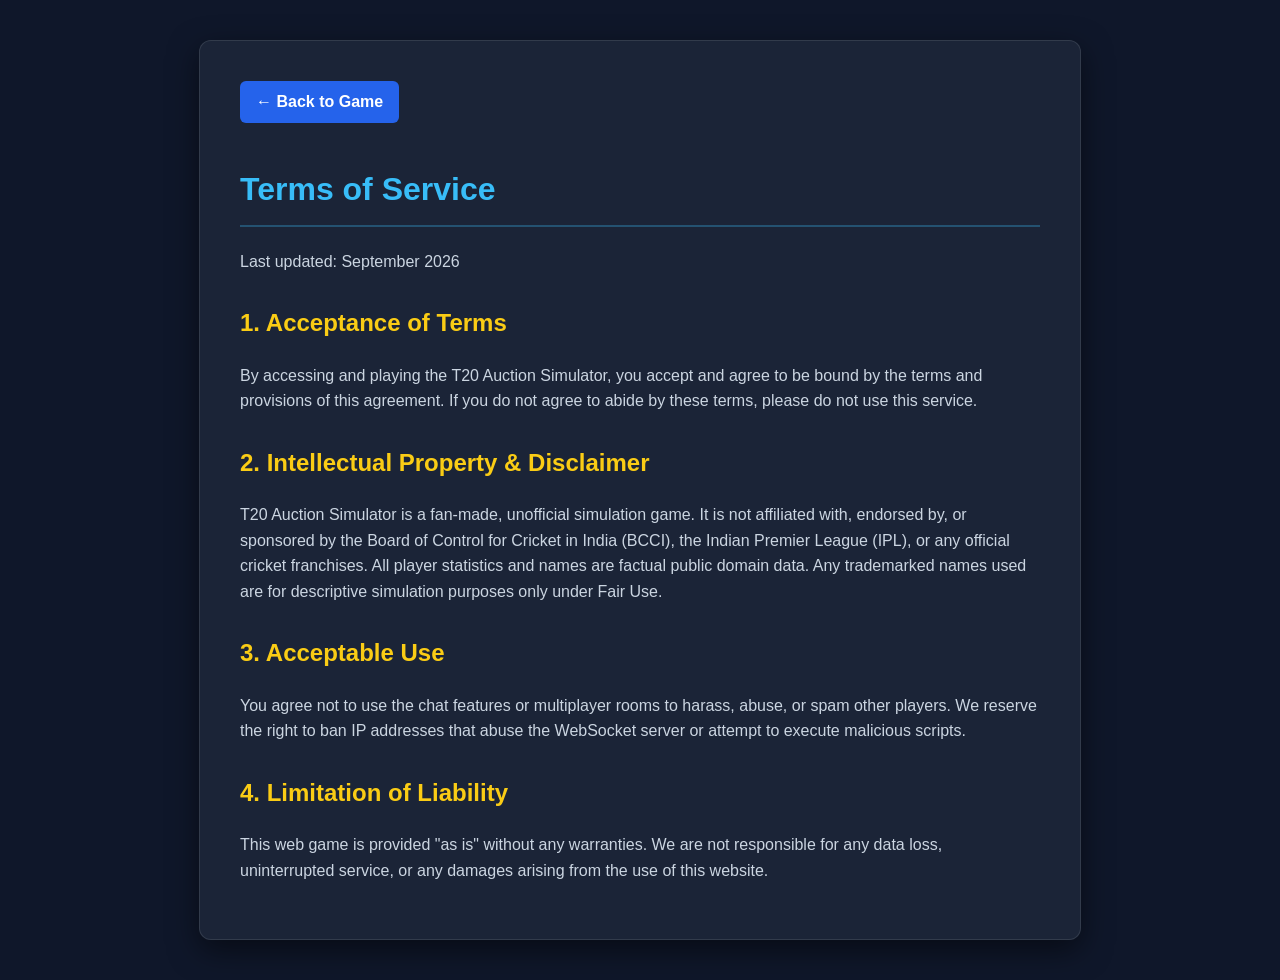
<file: static/terms.html>
<!DOCTYPE html>
<html lang="en">
<head>
  <meta name="monetag" content="069ddfd8f34ad215d42e60758c6a1845">
    <meta charset="UTF-8">
    <meta name="viewport" content="width=device-width, initial-scale=1.0">
    <title>Terms of Service - T20 Auction Simulator</title>
    <style>
        body {
            background-color: #0f172a;
            color: #cbd5e1;
            font-family: -apple-system, BlinkMacSystemFont, "Segoe UI", Roboto, Helvetica, Arial, sans-serif;
            line-height: 1.6;
            margin: 0;
            padding: 40px 20px;
        }
        .container {
            max-width: 800px;
            margin: 0 auto;
            background: rgba(30, 41, 59, 0.8);
            padding: 40px;
            border-radius: 12px;
            box-shadow: 0 10px 30px rgba(0,0,0,0.5);
            border: 1px solid rgba(255, 255, 255, 0.1);
        }
        h1 {
            color: #38bdf8;
            border-bottom: 2px solid rgba(56, 189, 248, 0.3);
            padding-bottom: 10px;
        }
        h2 {
            color: #facc15;
            margin-top: 30px;
        }
        a {
            color: #38bdf8;
            text-decoration: none;
        }
        a:hover {
            text-decoration: underline;
        }
        .back-btn {
            display: inline-block;
            margin-bottom: 20px;
            padding: 8px 16px;
            background: #2563eb;
            color: white;
            border-radius: 6px;
            font-weight: bold;
        }
        .back-btn:hover { background: #1d4ed8; text-decoration: none; }
    </style>
</head>
<body>
    <div class="container">
        <a href="/" class="back-btn">← Back to Game</a>
        <h1>Terms of Service</h1>
        <div class="content">
            
<p>Last updated: September 2026</p>
<h2>1. Acceptance of Terms</h2>
<p>By accessing and playing the T20 Auction Simulator, you accept and agree to be bound by the terms and provisions of this agreement. If you do not agree to abide by these terms, please do not use this service.</p>
<h2>2. Intellectual Property & Disclaimer</h2>
<p>T20 Auction Simulator is a fan-made, unofficial simulation game. It is not affiliated with, endorsed by, or sponsored by the Board of Control for Cricket in India (BCCI), the Indian Premier League (IPL), or any official cricket franchises. All player statistics and names are factual public domain data. Any trademarked names used are for descriptive simulation purposes only under Fair Use.</p>
<h2>3. Acceptable Use</h2>
<p>You agree not to use the chat features or multiplayer rooms to harass, abuse, or spam other players. We reserve the right to ban IP addresses that abuse the WebSocket server or attempt to execute malicious scripts.</p>
<h2>4. Limitation of Liability</h2>
<p>This web game is provided "as is" without any warranties. We are not responsible for any data loss, uninterrupted service, or any damages arising from the use of this website.</p>

        </div>
    </div>
</body>
</html>
</file>
<file: static/css/styles.css>
/* ============================================
   IPL AUCTION ARENA - Premium Dark Theme CSS
   ============================================ */

/* --- CSS Custom Properties --- */
:root {
  /* Background */
  --bg-primary: #0a0e1a;
  --bg-secondary: #111827;
  --bg-surface: rgba(255, 255, 255, 0.04);
  --bg-surface-hover: rgba(255, 255, 255, 0.08);
  --bg-glass: rgba(255, 255, 255, 0.05);
  --bg-glass-border: rgba(255, 255, 255, 0.08);

  /* Accent Colors */
  --primary-gold: #f5a623;
  --primary-gold-dim: #d4911e;
  --secondary-blue: #00d4ff;
  --success-green: #00e676;
  --danger-red: #ff5252;
  --warning-yellow: #ffab40;

  /* Role Colors */
  --role-batsman: #2196f3;
  --role-bowler: #ef5350;
  --role-allrounder: #ab47bc;
  --role-wk: #66bb6a;

  /* Text */
  --text-primary: #ffffff;
  --text-secondary: #94a3b8;
  --text-muted: #64748b;

  /* Layout */
  --radius-sm: 8px;
  --radius-md: 12px;
  --radius-lg: 16px;
  --radius-xl: 24px;
  --radius-pill: 50px;

  /* Shadows */
  --shadow-sm: 0 2px 8px rgba(0, 0, 0, 0.3);
  --shadow-md: 0 4px 16px rgba(0, 0, 0, 0.4);
  --shadow-lg: 0 8px 32px rgba(0, 0, 0, 0.5);
  --shadow-glow-gold: 0 0 20px rgba(245, 166, 35, 0.3);
  --shadow-glow-blue: 0 0 20px rgba(0, 212, 255, 0.3);

  /* Typography */
  --font-main: 'Inter', -apple-system, BlinkMacSystemFont, 'Segoe UI', sans-serif;
  --font-display: 'Outfit', 'Inter', sans-serif;

  /* Transitions */
  --transition-fast: 0.15s ease;
  --transition-normal: 0.3s ease;
  --transition-slow: 0.5s ease;
}

/* --- Reset & Base --- */
*, *::before, *::after {
  margin: 0;
  padding: 0;
  box-sizing: border-box;
}

html {
  font-size: 16px;
  scroll-behavior: smooth;
  overflow-x: hidden;

}

body {
  font-family: var(--font-main);
  background: var(--bg-primary);
  background-image:
    radial-gradient(ellipse at 20% 50%, rgba(245, 166, 35, 0.04) 0%, transparent 50%),
    radial-gradient(ellipse at 80% 20%, rgba(0, 212, 255, 0.04) 0%, transparent 50%),
    radial-gradient(ellipse at 50% 80%, rgba(171, 71, 188, 0.03) 0%, transparent 50%);
  color: var(--text-primary);
  min-height: 100vh;
  overflow-x: hidden;
  -webkit-font-smoothing: antialiased;
  -moz-osx-font-smoothing: grayscale;
}

/* --- Scrollbar --- */
::-webkit-scrollbar { width: 6px; height: 6px; }
::-webkit-scrollbar-track { background: transparent; }
::-webkit-scrollbar-thumb { background: rgba(255,255,255,0.15); border-radius: 3px; }
::-webkit-scrollbar-thumb:hover { background: rgba(255,255,255,0.25); }

/* --- Screen Management --- */
.screen {
  display: none;
  min-height: 100vh;
  animation: fadeIn 0.4s ease;
}

.screen.active {
  display: flex;
  flex-direction: column;
}

.screen.hidden { display: none; }

@keyframes fadeIn {
  from { opacity: 0; transform: translateY(10px); }
  to { opacity: 1; transform: translateY(0); }
}

@keyframes slideInUp {
  from { opacity: 0; transform: translateY(30px); }
  to { opacity: 1; transform: translateY(0); }
}

@keyframes slideInLeft {
  from { opacity: 0; transform: translateX(-30px); }
  to { opacity: 1; transform: translateX(0); }
}

@keyframes slideInRight {
  from { opacity: 0; transform: translateX(30px); }
  to { opacity: 1; transform: translateX(0); }
}

@keyframes pulse {
  0%, 100% { transform: scale(1); }
  50% { transform: scale(1.05); }
}

@keyframes breathe {
  0%, 100% { opacity: 0.6; }
  50% { opacity: 1; }
}

@keyframes float {
  0%, 100% { transform: translateY(0) rotate(0deg); }
  25% { transform: translateY(-20px) rotate(5deg); }
  50% { transform: translateY(-10px) rotate(-3deg); }
  75% { transform: translateY(-25px) rotate(2deg); }
}

@keyframes shimmer {
  0% { background-position: -200% center; }
  100% { background-position: 200% center; }
}

/* --- Glass Card --- */
.glass-card {
  background: var(--bg-glass);
  backdrop-filter: blur(20px);
  -webkit-backdrop-filter: blur(20px);
  border: 1px solid var(--bg-glass-border);
  border-radius: var(--radius-lg);
  box-shadow: var(--shadow-md);
  transition: all var(--transition-normal);
}

.glass-card:hover {
  background: var(--bg-surface-hover);
  border-color: rgba(255, 255, 255, 0.12);
  box-shadow: var(--shadow-lg);
}

/* --- Buttons --- */
.btn {
  display: inline-flex;
  align-items: center;
  justify-content: center;
  gap: 8px;
  padding: 14px 28px;
  border: none;
  border-radius: var(--radius-md);
  font-family: var(--font-main);
  font-size: 0.95rem;
  font-weight: 600;
  cursor: pointer;
  transition: all var(--transition-normal);
  text-transform: uppercase;
  letter-spacing: 1px;
  position: relative;
  overflow: hidden;
}

.btn:disabled {
  opacity: 0.4;
  cursor: not-allowed;
  transform: none !important;
  box-shadow: none !important;
}

.btn:active:not(:disabled) {
  transform: scale(0.97);
}

.btn-primary {
  background: linear-gradient(135deg, var(--primary-gold), #e8941a);
  color: #0a0e1a;
}

.btn-primary:hover:not(:disabled) {
  background: linear-gradient(135deg, #ffb740, var(--primary-gold));
  transform: translateY(-2px);
}

.btn-secondary {
  background: linear-gradient(135deg, var(--secondary-blue), #0099cc);
  color: #0a0e1a;
}

.btn-secondary:hover:not(:disabled) {
  background: linear-gradient(135deg, #33ddff, var(--secondary-blue));
  transform: translateY(-2px);
}

.btn-danger {
  background: rgba(255, 82, 82, 0.15);
  color: var(--danger-red);
  border: 1px solid rgba(255, 82, 82, 0.3);
}

.btn-danger:hover:not(:disabled) {
  background: rgba(255, 82, 82, 0.25);
}

.btn-outline {
  background: transparent;
  color: var(--text-secondary);
  border: 1px solid rgba(255, 255, 255, 0.15);
}

.btn-outline:hover:not(:disabled) {
  background: rgba(255, 255, 255, 0.05);
  color: var(--text-primary);
  border-color: rgba(255, 255, 255, 0.3);
}

.btn-glow {
  box-shadow: var(--shadow-glow-gold);
}

.btn-glow:hover:not(:disabled) {
  box-shadow: 0 0 30px rgba(245, 166, 35, 0.5);
}

.btn-large {
  padding: 18px 40px;
  font-size: 1.1rem;
}

/* --- Form Elements --- */
.form-group {
  display: flex;
  flex-direction: column;
  gap: 6px;
  margin-bottom: 16px;
}

.form-group label {
  font-size: 0.8rem;
  font-weight: 500;
  color: var(--text-secondary);
  text-transform: uppercase;
  letter-spacing: 1px;
}

input[type="text"],
input[type="number"],
select {
  background: rgba(255, 255, 255, 0.06);
  border: 1px solid rgba(255, 255, 255, 0.1);
  border-radius: var(--radius-sm);
  padding: 14px 16px;
  color: var(--text-primary);
  font-family: var(--font-main);
  font-size: 1rem;
  outline: none;
  transition: all var(--transition-normal);
}

input:focus, select:focus {
  border-color: var(--primary-gold);
  box-shadow: 0 0 0 3px rgba(245, 166, 35, 0.15);
  background: rgba(255, 255, 255, 0.08);
}

input::placeholder {
  color: var(--text-muted);
}

select {
  cursor: pointer;
  appearance: none;
  -webkit-appearance: none;
  background-image: url("data:image/svg+xml,%3Csvg xmlns='http://www.w3.org/2000/svg' width='12' height='12' viewBox='0 0 12 12'%3E%3Cpath fill='%2394a3b8' d='M6 8L1 3h10z'/%3E%3C/svg%3E");
  background-repeat: no-repeat;
  background-position: right 16px center;
  padding-right: 40px;
}

select option {
  background: var(--bg-secondary);
  color: var(--text-primary);
}

/* =============================================
   HOME SCREEN
   ============================================= */
.home-bg-effects {
  position: fixed;
  inset: 0;
  pointer-events: none;
  z-index: 0;
}

.floating-ball {
  position: absolute;
  font-size: 2.5rem;
  animation: float 8s ease-in-out infinite;
  opacity: 0.15;
}

.ball-1 { top: 10%; left: 10%; animation-delay: 0s; }
.ball-2 { top: 20%; right: 15%; animation-delay: 2s; }
.ball-3 { bottom: 25%; left: 20%; animation-delay: 4s; }
.ball-4 { bottom: 15%; right: 10%; animation-delay: 6s; }

.home-container {
  display: flex;
  flex-direction: column;
  align-items: center;
  justify-content: center;
  min-height: 100vh;
  padding: 40px 20px;
  position: relative;
  z-index: 1;
}

.home-header {
  text-align: center;
  margin-bottom: 48px;
  animation: slideInUp 0.6s ease;
}

.title-gradient {
  font-family: var(--font-display);
  font-size: clamp(2.5rem, 6vw, 4.5rem);
  font-weight: 900;
  line-height: 1.1;
  background: linear-gradient(135deg, var(--primary-gold), #ffcd38, var(--primary-gold));
  background-size: 200% auto;
  -webkit-background-clip: text;
  -webkit-text-fill-color: transparent;
  background-clip: text;
  animation: shimmer 4s linear infinite;
  text-shadow: none;
  filter: drop-shadow(0 2px 10px rgba(245, 166, 35, 0.3));
}

.title-gradient-sm {
  font-family: var(--font-display);
  font-size: clamp(1.8rem, 4vw, 2.5rem);
  font-weight: 800;
  background: linear-gradient(135deg, var(--primary-gold), #ffcd38);
  -webkit-background-clip: text;
  -webkit-text-fill-color: transparent;
  background-clip: text;
}

.subtitle {
  color: var(--text-secondary);
  font-size: 1.1rem;
  margin-top: 12px;
  letter-spacing: 2px;
  text-transform: uppercase;
}

.title-divider {
  width: 60px;
  height: 3px;
  background: linear-gradient(90deg, var(--primary-gold), var(--secondary-blue));
  border-radius: 2px;
  margin: 20px auto 0;
}

.home-cards {
  display: grid;
  grid-template-columns: repeat(auto-fit, minmax(320px, 1fr));
  gap: 32px;
  max-width: 780px;
  width: 100%;
  animation: slideInUp 0.8s ease;
}

.home-card {
  padding: 36px;
  text-align: center;
}

.home-card:hover {
  transform: translateY(-4px);
}

.card-icon {
  font-size: 3rem;
  margin-bottom: 12px;
}

.home-card h2 {
  font-family: var(--font-display);
  font-size: 1.5rem;
  font-weight: 700;
  margin-bottom: 8px;
}

.card-desc {
  color: var(--text-secondary);
  font-size: 0.9rem;
  margin-bottom: 24px;
}

.home-footer {
  display: flex;
  gap: 24px;
  margin-top: 48px;
  color: var(--text-muted);
  font-size: 0.8rem;
  animation: slideInUp 1s ease;
}

/* =============================================
   LOBBY SCREEN
   ============================================= */
.lobby-container {
  display: flex;
  flex-direction: column;
  align-items: center;
  padding: 60px 20px;
  max-width: 600px;
  margin: 0 auto;
  flex: 1;
}

.lobby-header {
  text-align: center;
  margin-bottom: 32px;
  animation: slideInUp 0.4s ease;
}

.room-code-display {
  padding: 24px 48px;
  text-align: center;
  cursor: pointer;
  margin-bottom: 40px;
  animation: slideInUp 0.5s ease;
  transition: all var(--transition-normal);
}

.room-code-display:hover {
  border-color: var(--primary-gold);
  box-shadow: var(--shadow-glow-gold);
}

.room-code-label {
  display: block;
  font-size: 0.7rem;
  color: var(--text-muted);
  text-transform: uppercase;
  letter-spacing: 3px;
  margin-bottom: 8px;
}

.room-code-value {
  display: block;
  font-family: var(--font-display);
  font-size: 3rem;
  font-weight: 900;
  letter-spacing: 12px;
  color: var(--primary-gold);
  text-shadow: 0 0 20px rgba(245, 166, 35, 0.3);
}

.copy-hint {
  display: block;
  font-size: 0.75rem;
  color: var(--text-muted);
  margin-top: 8px;
}

.lobby-players-section {
  width: 100%;
  margin-bottom: 32px;
  animation: slideInUp 0.6s ease;
}

.lobby-players-section h3 {
  font-size: 1rem;
  color: var(--text-secondary);
  text-transform: uppercase;
  letter-spacing: 2px;
  margin-bottom: 16px;
  text-align: center;
}

.lobby-players-list {
  display: flex;
  flex-direction: column;
  gap: 12px;
}

.player-list-item {
  display: flex;
  justify-content: space-between;
  align-items: center;
  padding: 16px 20px;
}

.player-list-item .budget {
  color: var(--success-green);
  font-weight: 600;
}

.host-badge {
  display: inline-block;
  background: linear-gradient(135deg, var(--primary-gold), #e8941a);
  color: #0a0e1a;
  font-size: 0.65rem;
  font-weight: 700;
  padding: 3px 10px;
  border-radius: var(--radius-pill);
  margin-left: 8px;
  text-transform: uppercase;
  letter-spacing: 1px;
}

.lobby-actions {
  display: flex;
  flex-direction: column;
  gap: 12px;
  align-items: center;
  animation: slideInUp 0.7s ease;
}

.waiting-indicator {
  margin-top: 40px;
  text-align: center;
  color: var(--text-muted);
  animation: breathe 2s ease-in-out infinite;
}

.dot-pulse {
  display: flex;
  gap: 6px;
  justify-content: center;
  margin-bottom: 12px;
}

.dot-pulse span {
  width: 8px;
  height: 8px;
  border-radius: 50%;
  background: var(--primary-gold);
  animation: pulse 1.4s ease-in-out infinite;
}

.dot-pulse span:nth-child(2) { animation-delay: 0.2s; }
.dot-pulse span:nth-child(3) { animation-delay: 0.4s; }

/* =============================================
   AUCTION SCREEN
   ============================================= */
#auction-screen {
  min-height: 100vh;
}

.auction-topbar {
  display: flex;
  align-items: center;
  gap: 20px;
  padding: 12px 24px;
  background: rgba(0, 0, 0, 0.3);
  border-bottom: 1px solid rgba(255, 255, 255, 0.06);
}

.topbar-left {
  display: flex;
  align-items: center;
  gap: 16px;
}

.topbar-room-code {
  font-family: var(--font-display);
  font-weight: 700;
  color: var(--primary-gold);
  font-size: 0.9rem;
  letter-spacing: 2px;
}

.topbar-player-index {
  font-size: 0.85rem;
  color: var(--text-secondary);
}

.topbar-progress {
  flex: 1;
}

.progress-bar {
  width: 100%;
  height: 4px;
  background: rgba(255, 255, 255, 0.08);
  border-radius: 2px;
  overflow: hidden;
}

.progress-fill {
  height: 100%;
  background: linear-gradient(90deg, var(--primary-gold), var(--secondary-blue));
  border-radius: 2px;
  transition: width 0.5s ease;
  width: 0%;
}

.auction-main {
  display: grid;
  grid-template-columns: 1fr 340px;
  gap: 20px;
  padding: 20px 24px;
  flex: 1;
  max-height: calc(100vh - 52px);
  overflow-y: auto;
}

.auction-center {
  display: flex;
  flex-direction: column;
  align-items: center;
  gap: 24px;
  position: relative;
}

/* Player Card */
.player-card {
  width: 100%;
  max-width: 520px;
  padding: 32px;
  text-align: center;
  position: relative;
  animation: slideInUp 0.4s ease;
}

.player-card-header {
  display: flex;
  justify-content: space-between;
  align-items: center;
  margin-bottom: 16px;
}

.role-badge {
  display: inline-block;
  padding: 6px 16px;
  border-radius: var(--radius-pill);
  font-size: 0.75rem;
  font-weight: 700;
  text-transform: uppercase;
  letter-spacing: 1px;
  color: #fff;
  background: var(--role-batsman);
}

.nat-flag {
  font-size: 1.8rem;
}

.player-card-name {
  font-family: var(--font-display);
  font-size: clamp(1.8rem, 3.5vw, 2.4rem);
  font-weight: 800;
  margin-bottom: 4px;
}

.player-card-team {
  font-size: 0.9rem;
  color: var(--text-secondary);
  font-weight: 500;
  letter-spacing: 2px;
  text-transform: uppercase;
  margin-bottom: 24px;
  display: block;
}

/* Stats Grid */
.stats-grid {
  display: grid;
  grid-template-columns: repeat(3, 1fr);
  gap: 12px;
  margin-bottom: 24px;
}

.stat-item {
  background: rgba(255, 255, 255, 0.04);
  border-radius: var(--radius-sm);
  padding: 12px 8px;
  text-align: center;
}

.stat-label {
  display: block;
  font-size: 0.65rem;
  color: var(--text-muted);
  text-transform: uppercase;
  letter-spacing: 2px;
  margin-bottom: 4px;
}

.stat-value {
  display: block;
  font-family: var(--font-display);
  font-size: 1.2rem;
  font-weight: 700;
  color: var(--text-primary);
}

/* Base Price */
.base-price-row {
  display: flex;
  justify-content: space-between;
  align-items: center;
  padding: 12px 16px;
  background: rgba(255, 255, 255, 0.04);
  border-radius: var(--radius-sm);
  margin-bottom: 20px;
}

.bp-label {
  font-size: 0.8rem;
  color: var(--text-secondary);
  text-transform: uppercase;
  letter-spacing: 1px;
}

.bp-value {
  font-weight: 700;
  color: var(--primary-gold);
}

/* Current Bid */
.current-bid-section {
  padding: 20px;
  background: linear-gradient(135deg, rgba(245, 166, 35, 0.1), rgba(0, 212, 255, 0.05));
  border: 1px solid rgba(245, 166, 35, 0.2);
  border-radius: var(--radius-md);
}

.bid-amount {
  font-family: var(--font-display);
  font-size: 2.5rem;
  font-weight: 900;
  color: var(--primary-gold);
  text-shadow: 0 0 20px rgba(245, 166, 35, 0.3);
}

.bid-holder {
  font-size: 0.9rem;
  color: var(--secondary-blue);
  margin-top: 4px;
  font-weight: 500;
}

/* Timer */
.timer-container {
  position: relative;
  width: 120px;
  height: 120px;
}

.timer-svg {
  width: 100%;
  height: 100%;
  transform: rotate(-90deg);
}

.timer-track {
  fill: none;
  stroke: rgba(255, 255, 255, 0.06);
  stroke-width: 4;
}

.timer-ring {
  fill: none;
  stroke: var(--success-green);
  stroke-width: 4;
  stroke-linecap: round;
  stroke-dasharray: 283;
  stroke-dashoffset: 0;
  transition: stroke-dashoffset 0.5s ease, stroke 0.3s ease;
}

.timer-ring.timer-pulse {
  animation: pulse 0.5s ease-in-out infinite;
}

.timer-text {
  position: absolute;
  top: 50%;
  left: 50%;
  transform: translate(-50%, -50%);
  font-family: var(--font-display);
  font-size: 2.5rem;
  font-weight: 900;
  color: var(--text-primary);
}

/* Bid Controls */
.bid-controls {
  width: 100%;
  max-width: 520px;
}

.quick-bids {
  display: flex;
  gap: 8px;
  justify-content: center;
  margin-bottom: 12px;
  flex-wrap: wrap;
}

.btn-quick-bid {
  background: rgba(255, 255, 255, 0.06);
  border: 1px solid rgba(255, 255, 255, 0.1);
  color: var(--text-primary);
  padding: 10px 16px;
  font-size: 0.85rem;
  font-weight: 600;
  border-radius: var(--radius-sm);
  cursor: pointer;
  transition: all var(--transition-normal);
  font-family: var(--font-main);
}

.btn-quick-bid:hover {
  background: rgba(245, 166, 35, 0.15);
  border-color: var(--primary-gold);
  color: var(--primary-gold);
  transform: translateY(-1px);
}

.bid-actions {
  display: flex;
  gap: 10px;
  align-items: center;
}

.custom-bid-input {
  flex: 1;
  min-width: 0;
}

.btn-bid {
  padding: 14px 24px;
  font-size: 1rem;
}

.btn-skip {
  padding: 14px 18px;
  font-size: 0.85rem;
}

/* Overlays */
.overlay-sold, .overlay-unsold {
  position: absolute;
  inset: 0;
  display: flex;
  align-items: center;
  justify-content: center;
  border-radius: var(--radius-lg);
  z-index: 10;
  animation: fadeIn 0.3s ease;
}

.overlay-sold {
  background: rgba(0, 230, 118, 0.12);
  backdrop-filter: blur(8px);
}

.overlay-unsold {
  background: rgba(255, 82, 82, 0.12);
  backdrop-filter: blur(8px);
}

.overlay-sold.hidden, .overlay-unsold.hidden {
  display: none;
}

.overlay-content {
  text-align: center;
}

.sold-stamp {
  font-family: var(--font-display);
  font-size: 3rem;
  font-weight: 900;
  color: var(--success-green);
  text-shadow: 0 0 30px rgba(0, 230, 118, 0.5);
  animation: pulse 0.5s ease;
}

.unsold-stamp {
  font-family: var(--font-display);
  font-size: 3rem;
  font-weight: 900;
  color: var(--danger-red);
  text-shadow: 0 0 30px rgba(255, 82, 82, 0.5);
}

.sold-details {
  display: flex;
  flex-direction: column;
  gap: 4px;
  margin-top: 12px;
  font-size: 1.1rem;
  color: var(--text-primary);
}

.sold-details strong {
  color: var(--primary-gold);
}

/* --- Sidebar --- */
.auction-sidebar {
  display: flex;
  flex-direction: column;
  gap: 16px;
  overflow-y: auto;
  max-height: calc(100vh - 80px);
  padding-bottom: 20px;
}

.sidebar-section {
  padding: 20px;
}

.sidebar-section h3 {
  font-size: 0.85rem;
  font-weight: 600;
  color: var(--text-secondary);
  text-transform: uppercase;
  letter-spacing: 1px;
  margin-bottom: 12px;
}

.budget-display {
  font-family: var(--font-display);
  font-size: 2rem;
  font-weight: 800;
  color: var(--success-green);
  text-shadow: 0 0 15px rgba(0, 230, 118, 0.2);
}

.team-stats-row {
  display: flex;
  justify-content: space-between;
  margin-top: 12px;
  font-size: 0.85rem;
  color: var(--text-secondary);
}

.team-stats-row strong {
  color: var(--text-primary);
}

/* Roster */
.roster-section {
  max-height: 300px;
  overflow-y: auto;
}

.roster-list {
  display: flex;
  flex-direction: column;
  gap: 6px;
}

.roster-item {
  display: flex;
  justify-content: space-between;
  align-items: center;
  padding: 8px 12px;
  background: rgba(255, 255, 255, 0.03);
  border-radius: var(--radius-sm);
  font-size: 0.85rem;
  animation: slideInLeft 0.3s ease;
}

.roster-item .name {
  display: flex;
  align-items: center;
  gap: 6px;
}

.roster-item .price {
  color: var(--primary-gold);
  font-weight: 600;
}

.empty-roster-msg {
  color: var(--text-muted);
  font-size: 0.85rem;
  text-align: center;
  padding: 20px;
}

/* All Budgets */
.all-budgets {
  display: flex;
  flex-direction: column;
  gap: 8px;
}

.budget-pill {
  display: flex;
  justify-content: space-between;
  padding: 8px 12px;
  background: rgba(255, 255, 255, 0.03);
  border-radius: var(--radius-pill);
  font-size: 0.8rem;
}

.budget-pill span {
  color: var(--success-green);
  font-weight: 600;
}

/* Activity Log */
.activity-log {
  max-height: 150px;
  overflow-y: auto;
  font-size: 0.8rem;
  color: var(--text-muted);
}

.log-entry {
  padding: 4px 0;
  border-bottom: 1px solid rgba(255, 255, 255, 0.03);
  animation: slideInLeft 0.2s ease;
}

/* =============================================
   RESULTS SCREEN
   ============================================= */
.results-container {
  display: flex;
  flex-direction: column;
  align-items: center;
  padding: 60px 20px;
  max-width: 900px;
  margin: 0 auto;
  position: relative;
  z-index: 1;
}

.results-title {
  font-size: clamp(2rem, 5vw, 3.5rem);
  margin-bottom: 8px;
  animation: slideInUp 0.4s ease;
}

.results-subtitle {
  color: var(--text-secondary);
  font-size: 1.1rem;
  margin-bottom: 48px;
  animation: slideInUp 0.5s ease;
}

.podium-container {
  display: grid;
  grid-template-columns: repeat(auto-fit, minmax(250px, 1fr));
  gap: 24px;
  width: 100%;
  margin-bottom: 48px;
}

.rank-card {
  background: var(--bg-glass);
  backdrop-filter: blur(20px);
  border: 1px solid var(--bg-glass-border);
  border-radius: var(--radius-lg);
  padding: 32px 24px;
  text-align: center;
  animation: slideInUp 0.6s ease;
  transition: all var(--transition-normal);
}

.rank-card:hover {
  transform: translateY(-4px);
  box-shadow: var(--shadow-lg);
}

.rank-1 {
  border-color: rgba(245, 166, 35, 0.4);
  background: linear-gradient(135deg, rgba(245, 166, 35, 0.08), rgba(255, 205, 56, 0.04));
  box-shadow: 0 0 40px rgba(245, 166, 35, 0.15);
}

.rank-badge {
  font-size: 2.5rem;
  margin-bottom: 8px;
}

.rank-card h3 {
  font-family: var(--font-display);
  font-size: 1.4rem;
  font-weight: 700;
  margin-bottom: 12px;
}

.rank-card p {
  color: var(--text-secondary);
  font-size: 0.9rem;
  margin-bottom: 4px;
}

.score-circle {
  display: inline-flex;
  align-items: center;
  justify-content: center;
  width: 80px;
  height: 80px;
  border-radius: 50%;
  background: linear-gradient(135deg, rgba(245, 166, 35, 0.15), rgba(0, 212, 255, 0.1));
  border: 3px solid var(--primary-gold);
  font-family: var(--font-display);
  font-size: 1.8rem;
  font-weight: 900;
  color: var(--primary-gold);
  margin-top: 16px;
  box-shadow: 0 0 20px rgba(245, 166, 35, 0.2);
}

.results-actions {
  display: flex;
  gap: 16px;
  flex-wrap: wrap;
  justify-content: center;
  animation: slideInUp 0.8s ease;
}

/* --- Confetti --- */
.confetti-container {
  position: fixed;
  inset: 0;
  pointer-events: none;
  z-index: 0;
  overflow: hidden;
}

@keyframes confettiFall {
  0% { transform: translateY(-100vh) rotate(0deg); opacity: 1; }
  100% { transform: translateY(100vh) rotate(720deg); opacity: 0; }
}

.confetti-piece {
  position: absolute;
  width: 10px;
  height: 10px;
  top: -20px;
  animation: confettiFall linear forwards;
}

/* --- Toast Notifications --- */
#toast-container {
  position: fixed;
  top: 20px;
  right: 20px;
  z-index: 9999;
  display: flex;
  flex-direction: column;
  gap: 10px;
}

.toast {
  padding: 14px 24px;
  border-radius: var(--radius-md);
  font-size: 0.9rem;
  font-weight: 500;
  backdrop-filter: blur(20px);
  animation: slideInRight 0.3s ease;
  box-shadow: var(--shadow-md);
  max-width: 360px;
}

.toast.success {
  background: rgba(0, 230, 118, 0.15);
  border: 1px solid rgba(0, 230, 118, 0.3);
  color: var(--success-green);
}

.toast.error {
  background: rgba(255, 82, 82, 0.15);
  border: 1px solid rgba(255, 82, 82, 0.3);
  color: var(--danger-red);
}

.toast.info {
  background: rgba(0, 212, 255, 0.15);
  border: 1px solid rgba(0, 212, 255, 0.3);
  color: var(--secondary-blue);
}

/* --- Responsive --- */
@media (max-width: 900px) {
  .auction-main {
    grid-template-columns: 1fr;
  }

  .auction-sidebar {
    max-height: none;
    display: grid;
    grid-template-columns: repeat(2, 1fr);
    gap: 12px;
  }

  .sidebar-section:first-child {
    grid-column: 1 / -1;
  }
}

@media (max-width: 680px) {
  .home-cards {
    grid-template-columns: 1fr;
  }

  .home-card {
    padding: 28px 24px;
  }

  .stats-grid {
    grid-template-columns: repeat(3, 1fr);
    gap: 8px;
  }

  .bid-actions {
    flex-direction: column;
  }

  .custom-bid-input {
    width: 100%;
  }

  .quick-bids {
    gap: 6px;
  }

  .btn-quick-bid {
    padding: 8px 12px;
    font-size: 0.8rem;
  }

  .auction-sidebar {
    grid-template-columns: 1fr;
  }

  .podium-container {
    grid-template-columns: 1fr;
  }

  .room-code-value {
    font-size: 2.2rem;
    letter-spacing: 8px;
  }
}

@media (max-width: 400px) {
  .stats-grid {
    grid-template-columns: repeat(2, 1fr);
  }

  .bid-amount {
    font-size: 2rem;
  }

  .timer-container {
    width: 90px;
    height: 90px;
  }

  .timer-text {
    font-size: 1.8rem;
  }
}

/* --- Loading Spinner --- */
.spinner {
  width: 32px;
  height: 32px;
  border: 3px solid rgba(255, 255, 255, 0.1);
  border-top-color: var(--primary-gold);
  border-radius: 50%;
  animation: spin 0.8s linear infinite;
}

@keyframes spin {
  to { transform: rotate(360deg); }
}
</file>
